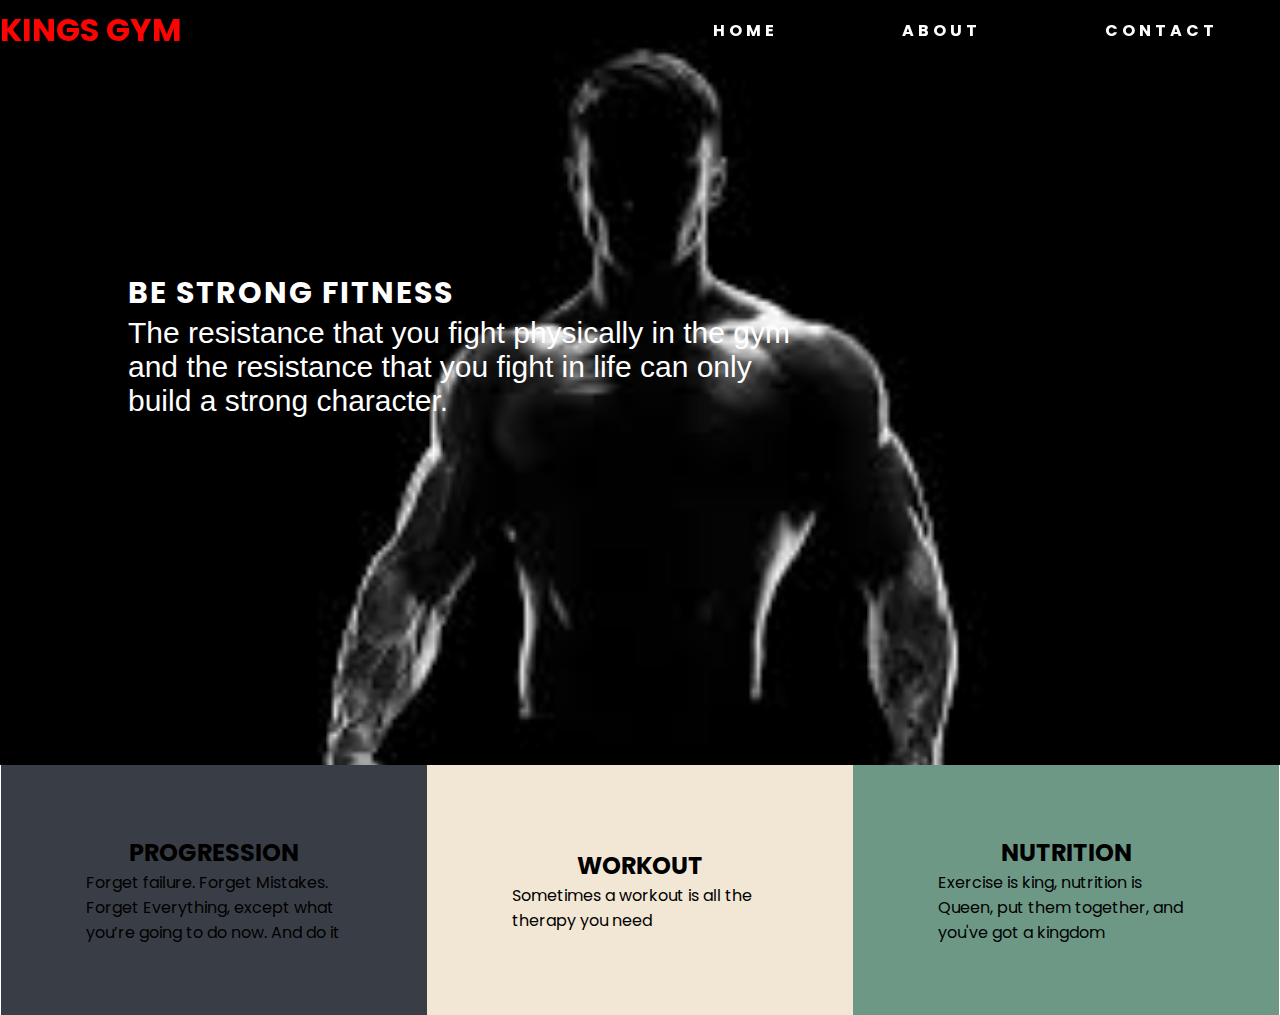
<file: index.html>
<!DOCTYPE html>
<html>
<head>
	
	<meta charset="utf-8">
	<meta name="viewport" content="width=device-width, initial-scale=1">
	<title>GYM</title>
	<link rel="stylesheet" type="text/css" href="style.css">
	<style>
	.banner{
	background-image: url(g7.jpg);
	background-size: cover;
	background-position:center;
	background-repeat: no-repeat;
	background-attachment: fixed;
	height: 85vh;
	background-color: #1d1e1d;
		}
	</style>
</head>
<body>
	
	<header>
		<nav>
			<h1><span>KINGS GYM</span></h1>
			<ul>   
				<a href="Home.html">
        <span></span>Home </a>
				<a href="about.html"><span></span>About</a>
				<a href="contact.html"><li>Contact</li></a>
				
			</ul>
		</nav>
		<div class="banner">
			<div class="intro">
				<h2>Be Strong Fitness</h2>
				<p>The resistance that you fight physically in the gym and the resistance that you fight in life can only build a strong character.</p>
				
			</div>
		</div>
	</header>
	<div class="row">
		<div class="card" style="background-color:  #393E46;">
			<h2>Progression</h2>
			<p>Forget failure. Forget Mistakes. Forget Everything, except what you’re going to do now. And do it</p>
			
		</div>
		<div class="card" style="background-color: #F2E7D5;">
			<h2>Workout</h2>
			<p style="">Sometimes a workout is all the therapy you need</p>
			
		</div>
		<div class="card" style="background-color:  #6D9886;">
			<h2>Nutrition</h2>

			<p>Exercise is king, nutrition is Queen, put them together, and you've got a kingdom</p>
			
		</div>
	</div>

</body>
</html>
</file>
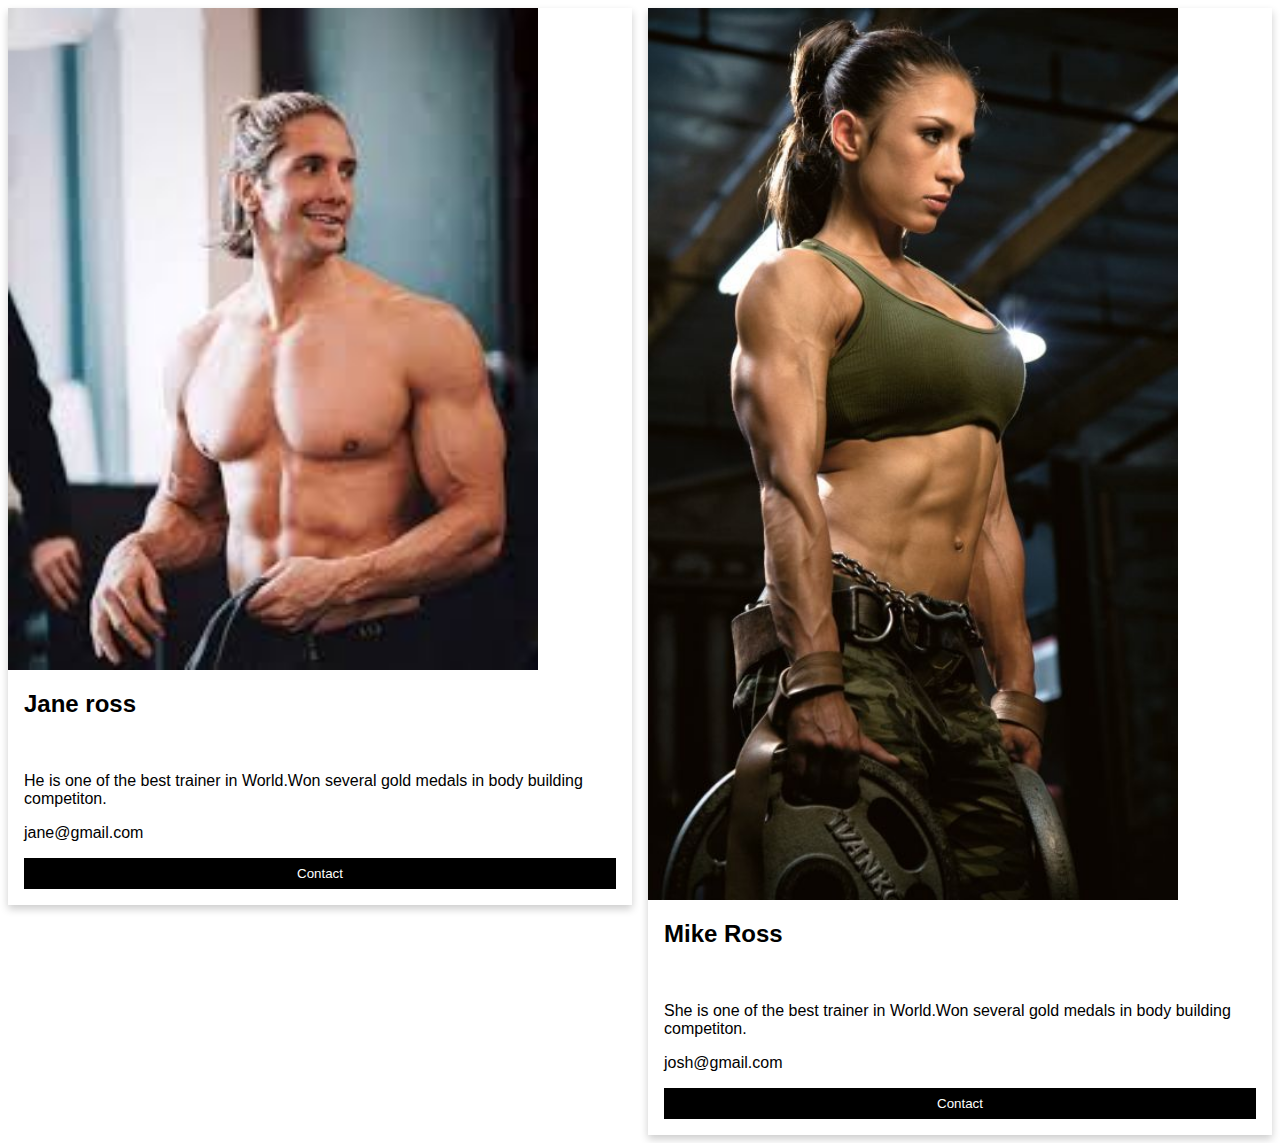
<file: about.html>
<html>
<head>
<meta name="viewport" content="width=device-width, initial-scale=1">
<style>
body {
  font-family: Arial, Helvetica, sans-serif;
  margin: 0;
 background-color: gr;

}





.column {
  float: left;
  width: 50%;
}

/* Clear floats after the columns */
.row:after {
  content: "";
  display: table;
  clear: both;
}

.card {
  box-shadow: 0 4px 8px 0 rgba(0, 0, 0, 0.2);
  margin: 8px;
}

.about-section {
  padding: 1px;
  text-align: center;
  background-color: #474e5d;
  color: blacks;
}

.container {
  padding: 0 16px;
}

.container::after, .row::after {
  content: "";
  clear: both;
  display: table;
}

.title {
  color:white;

}

.button {
  border: none;
  outline: 0;
  display: inline-block;
  padding: 8px;
  color: white;
  background-color: rgb(0, 0, 0);
  text-align: center;
  cursor: pointer;
  width: 100%;
}

.button:hover {
  background-color: #555;
}

@media screen and (max-width: 650px) {
  .column {
    width: 100%;
    display: block;
  }
}
</style>
</head>
<body>
<div class="row">
  <div class="column">
    <div class="card">
      <img src="gt1.jpeg" alt="Jack" style="width:85%">
      <div class="container">
        <h2>Jane ross</h2>
      
        <p class="title">Trainer</p>
        <p>He is one of the best trainer in World.Won several gold medals in body building competiton.</p>
        <p>jane@gmail.com</p>
        <p><button class="button">Contact</button></p>
      </div>
    </div>
  </div>

  <div class="column">
    <div class="card">
      <img src="gt2.jpg" alt="Josh" style="width:85%">
      <div class="container">
        <h2>Mike Ross</h2>
        <p class="title">Trainer</p>
        <p>She is one of the best trainer in World.Won several gold medals in body building competiton.</p>
        <p>josh@gmail.com</p>
        <p><button class="button">Contact</button></p>
      </div>
    </div>
  </div>
  
    </div>
  </div>
</div>

</body>
</html>
</file>
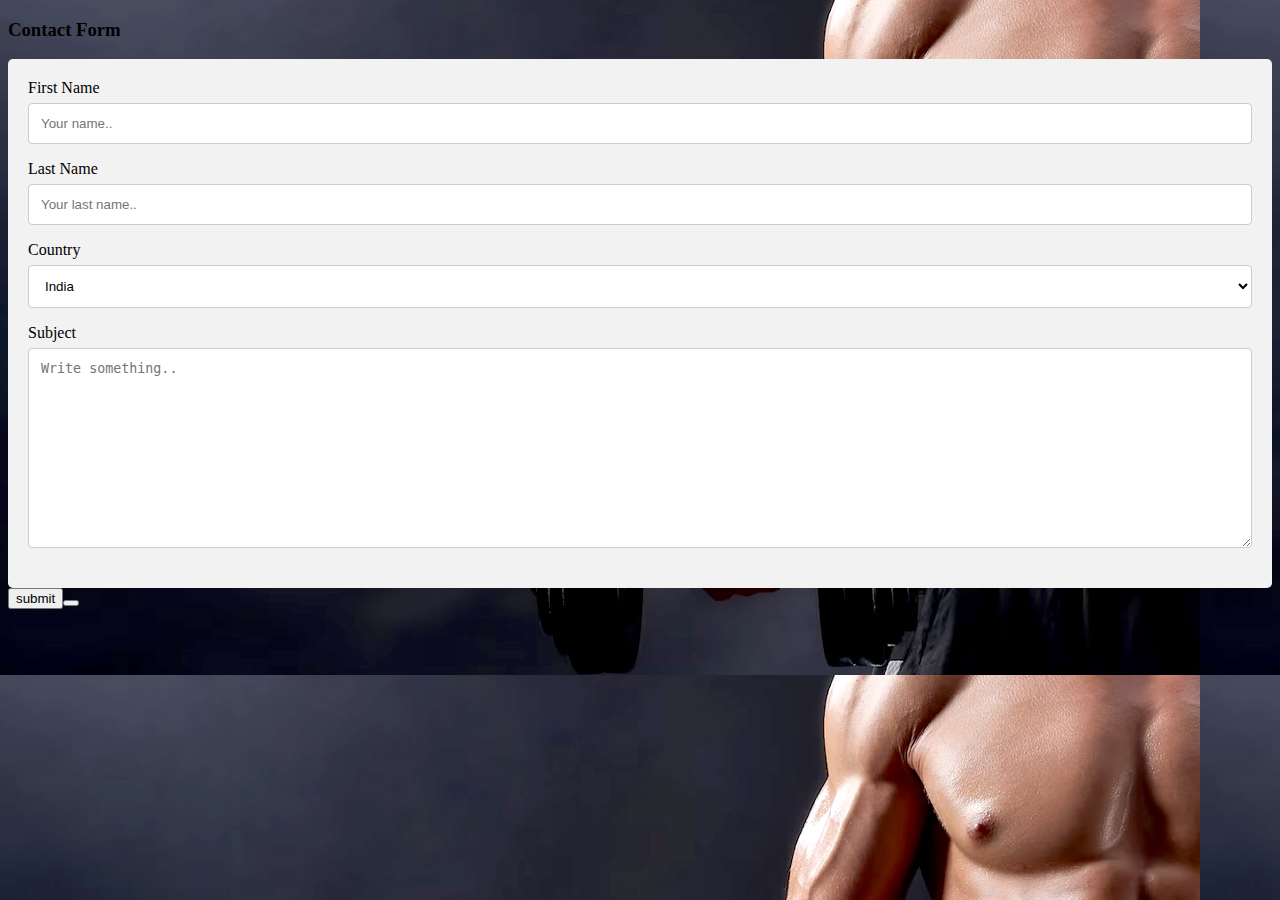
<file: contact.html>
<!DOCTYPE html>
<html>
<head>
<meta name="viewport" content="width=device-width, initial-scale=1">
<style>
body{
  background-image:url(g9.jpg);
}

input[type=text], select, textarea {
  width: 100%;
  padding: 12px;
  border: 1px solid #ccc;
  border-radius: 4px;
  box-sizing: border-box;
  margin-top: 6px;
  margin-bottom: 16px;
  resize: vertical;
  background-color: white;
}

input[type=submit] {
  background-color: green;
  color: white;
  padding: 12px 20px;
  border: none;
  border-radius: 4px;
  cursor: pointer;
}

input[type=submit]:hover {
  background-color: #45a049;
}

.container {
  border-radius: 5px;
  background-color: #f2f2f2;
  padding: 20px;
}
</style>
</head>
<body>

<h3>Contact Form</h3>

<div class="container">
  <form action="/action_page.php">
    <label for="fname">First Name</label>
    <input type="text" id="fname" name="firstname" placeholder="Your name..">

    <label for="lname">Last Name</label>
    <input type="text" id="lname" name="lastname" placeholder="Your last name..">

    <label for="country">Country</label>
    <select id="country" name="country">
      <option value="India">India</option>
      <option value="australia">Australia</option>
      <option value="canada">Canada</option>
      <option value="usa">USA</option>
    </select>

    <label for="subject">Subject</label>
    <textarea id="subject" name="subject" placeholder="Write something.." style="height:200px"></textarea>

    
  </form>
</div>
  <!-- <button> -->
<!-- <a href="file:///C:/Users/hp/Desktop/HTML%20PRO/gym/thnkyuo.html" >Click here to submit the form!</a>  -->
<!-- </button> -->
<script>
   function a()
    {
        alert("Your response has been submitted succesfully")
    }   
</script>
<button type="button" onclick="a()">submit<button>

</body>
</html>
</file>
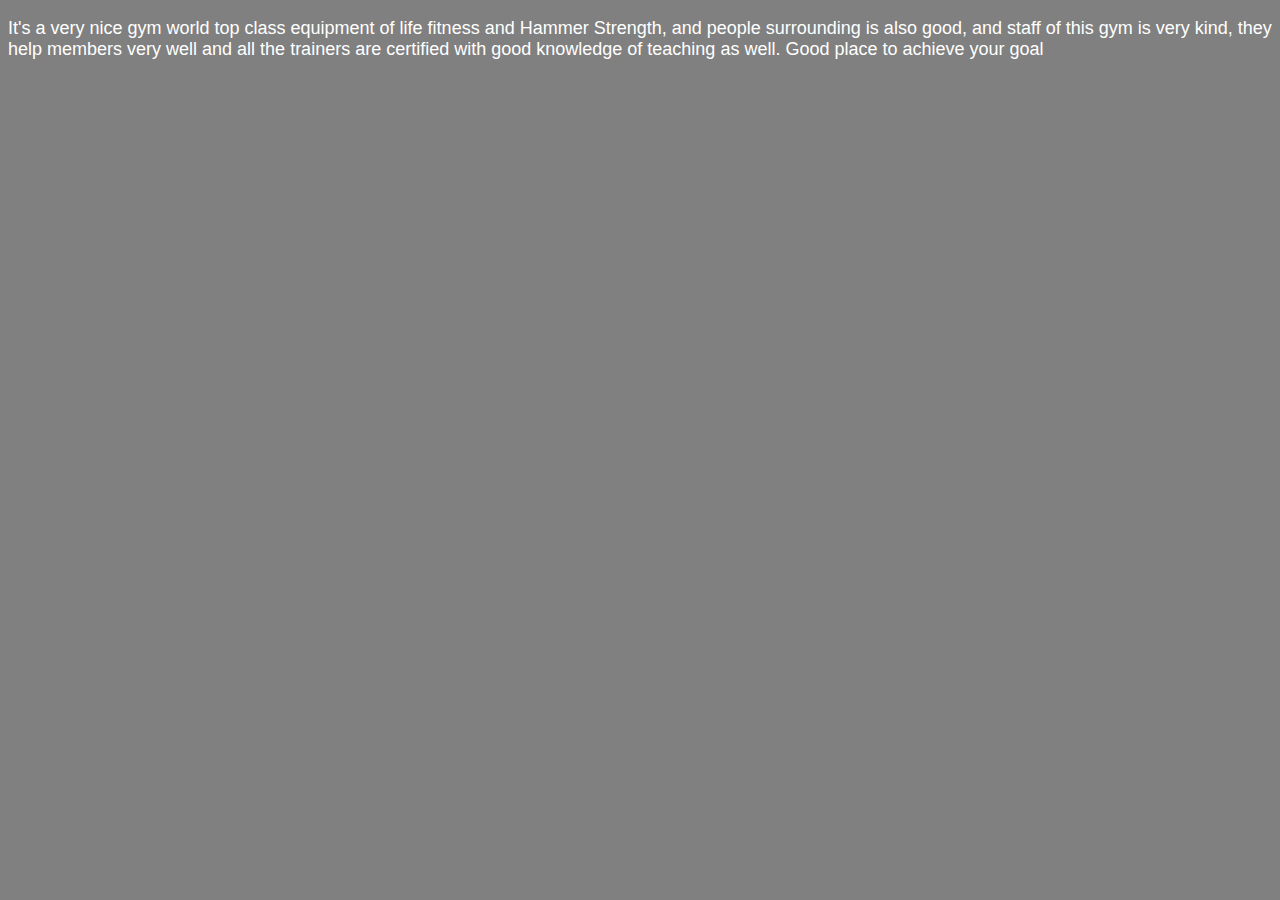
<file: Home.html>
<!DOCTYPE html>
<html lang="en">
<head>
	<meta charset="UTF-8">
	<meta http-equiv="X-UA-Compatible" content="IE=edge">
	<meta name="viewport" content="width=device-width, initial-scale=1.0">
	<title>Document</title>
	<style>
		*{
			background-color: gray;
		}
		.p{
			background-color:gray;
			color:white;
			font-size: large;
			font-family: 'Franklin Gothic Medium', 'Arial Narrow', Arial, sans-serif;
				}
	</style>
</head>
<body>
	<p class="p">It's a very nice gym world top class equipment of life fitness and Hammer Strength, and people surrounding is also good, and staff of this gym is very kind, they help members very well and all the trainers are certified with good knowledge of teaching as well. Good place to achieve your goal</p>
	<!-- <p>It's a very nice gym world top class equipment of life fitness and Hammer Strength, and people surrounding is also good, and staff of this gym is very kind, they help members very well and all the trainers are certified with good knowledge of teaching as well. Good place to achieve your goal</p> -->
</body>
</html>
</file>
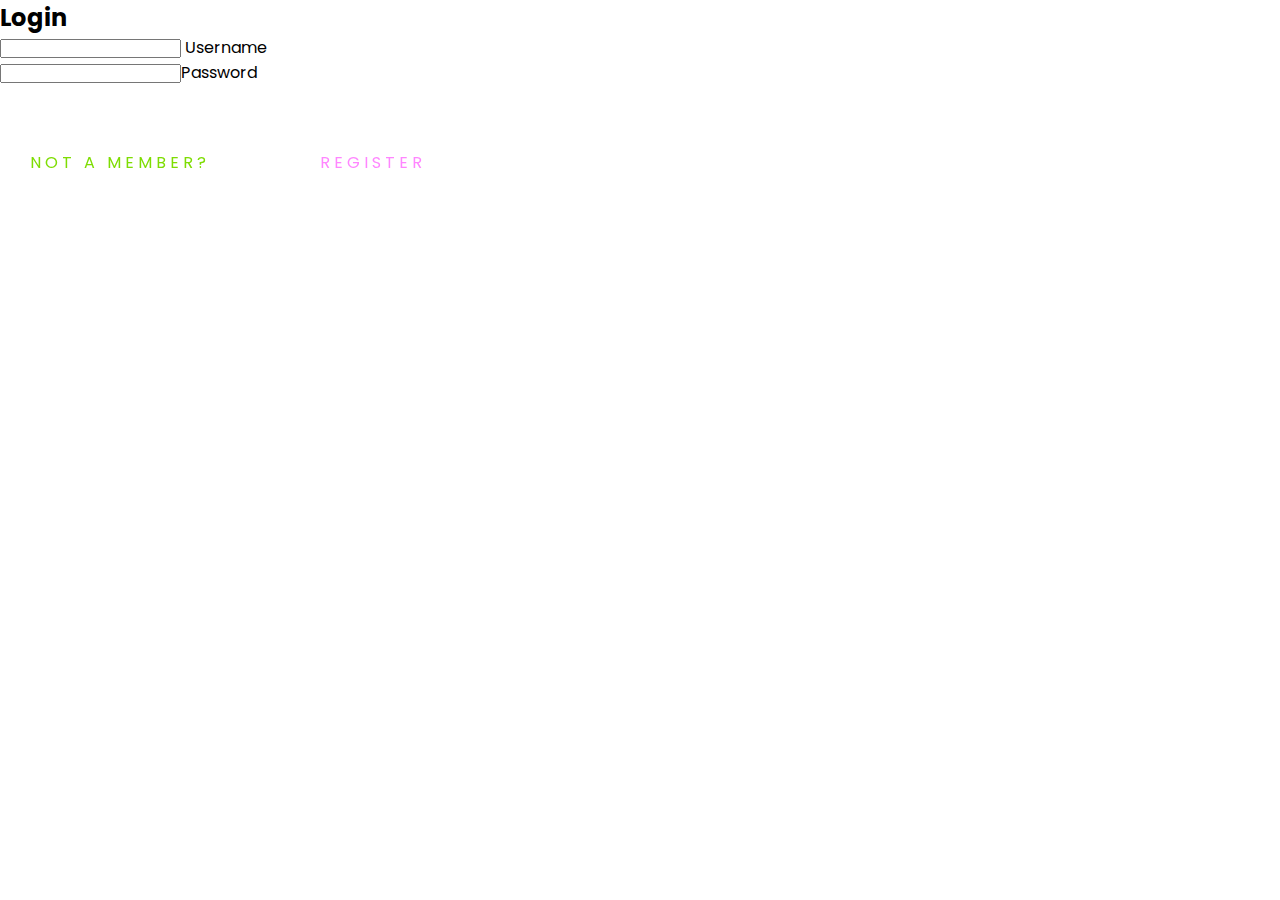
<file: login.html>
<html>
<head>
	<meta charset="utf-8">
	<meta name="viewport" content="width=device-width, initial-scale=1">
	<title>Login</title>
	<link rel="stylesheet" type="text/css" href="style.css">

</head>
<body>
	<div class="login-box">
		<h2>Login</h2>
		<form>
			<div class="user-box">
				<input type="text" name="" required="">
				<label>Username</label>
			</div>
				<div class="user-box">
				<input type="Password" name="" required=""><label>Password</label>
			</div>
			<div class="button-form">
				<a id="register">
					Not a member?
					<a href="#">Register</a>
				</div>
			</div>
		</form>
	</div>
</body>
</html>
</file>
<file: style.css>
@import url('https://fonts.googleapis.com/css2?family=Poppins:wght@400;700&display=swap');
:root{
	--primary-color: #White;
	--secondary-color: #636e72;
	--font: 'Poppins', sans-serif;
}
*{
	padding: 0;
	margin: 0;
	box-sizing: border-box;
}

.btn{
	padding: .6rem .8rem;
	text-transform: uppercase;
	font-family: var(--font);
	background: var(--primary-color);
	color: white;
	font-size: 16px;
	text-decoration: none;
	outline: none;
	border: 2px solid var(--primary-color);
	transition: .3s;
	cursor: pointer;
}
.btn:hover{
	background: transparent;
}
body{
	font-family: var(--font);
}

nav{
	position: fixed;
	width: 100vw;
	height: 60px;
	border-top: .5rem solid var(--primary-color);
	display: flex;
	justify-content: space-between;
	align-items: center;
	z-index: 999999;
}

ul{
	display: flex;
	align-items: center;
	height: 60px;
}

ul a{
	text-decoration: none;
	color: white;
	margin: 0 2rem;
	text-transform: uppercase;
	font-family: var(--font);
	font-weight: 700;
	font-size: 16px;
}
ul li{
	list-style: none;
}
ul a:hover{
	color: var(--primary-color);
}
h1:hover{
	color: white;
	
}
span{
	color:rgb(255, 2, 2);
}
span:hover{
	color: aqua;
	font-size:x-large;
}

/* .banner{ */
	/* background-image: url("/assets/bg.jpg pal\OneDrive\Pictures\project\assets\bg.jpg"); */
	/* background-size: cover; */
	/* background-position:center; */
	/* background-repeat: no-repeat;/ */
	/* background-attachment: fixed; */
	/* height: 85vh; */
	/* background-color: #050801; */
/* } */
/* .ban{ */
	/* background: url(assets\bg.jpg); */
	/* background-size: cover; */
	/* background-position: center; */
	/* background-repeat: no-repeat; */
	/* background-attachment: fixed; */
	/* height: 100vh; */
/* } */

.intro{
	position: absolute;
	top: 30%;
	left: 10%;
	color: white;
}

.intro h2,p{
	display: block;
	width: 60%;
}

.intro h2{
	text-transform: uppercase;
	letter-spacing: 2px;
	font-size: 30px;
}
.intro p{
	font-family:sans-serif;
	font-size: 30px;
}

.row{
	display: flex;
	justify-content: center;
}
.card{
	width: 33.3%;
	height: 250px;
	display: flex;
	justify-content: center;
	flex-direction: column;
	align-items: center;
}
.card h2{
	text-transform: uppercase;
}

a{
    position: relative;
    display: inline-block;
    padding: 25px 30px;
    margin: 40px 0;
    color: #03e9f4;
    text-decoration: none;
    text-transform: uppercase;
     
    letter-spacing: 4px;
    overflow: hidden;
    margin-right: 50px;
   
}
a:hover{
    background: #03e9f4;
    color: #050801;
    
}
a:nth-child(1){
    filter: hue-rotate(270deg);
}
a:nth-child(2){
    filter: hue-rotate(110deg);
}
a span{
    position: absolute;
    display: block;
}
</file>
